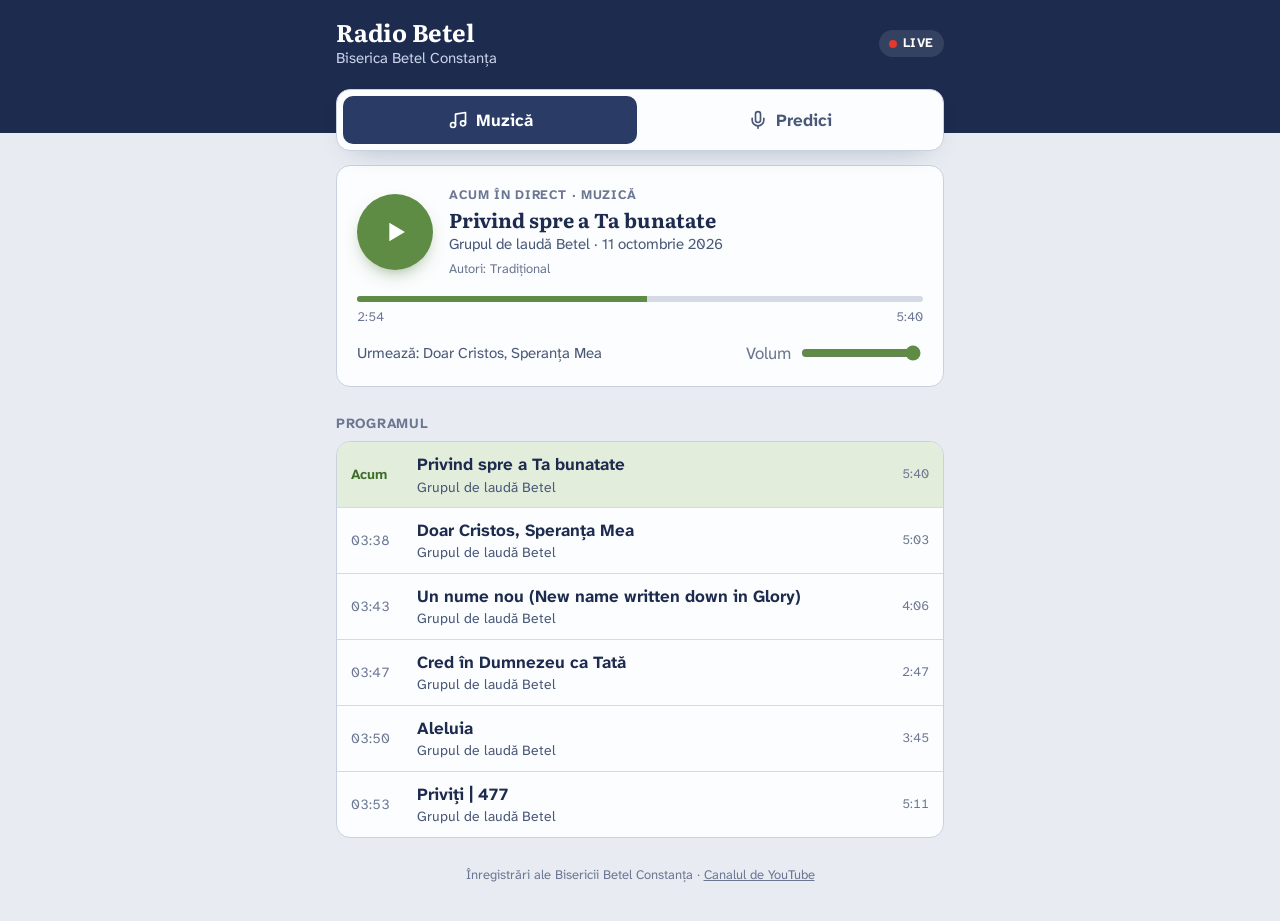
<file: radio/index.html>
<!DOCTYPE html>
<html lang="ro">
<head>
  <meta charset="utf-8">
  <meta name="viewport" content="width=device-width, initial-scale=1, viewport-fit=cover">
  <meta name="theme-color" content="#1D2B4F">
  <title>Radio Betel</title>
  <meta name="description" content="Radio online al Bisericii Betel Constanța: Muzică și Predici.">
  <link rel="icon" type="image/png" href="../favicon-64.png">
  <link rel="preconnect" href="https://fonts.googleapis.com">
  <link rel="preconnect" href="https://fonts.gstatic.com" crossorigin>
  <link href="https://fonts.googleapis.com/css2?family=Atkinson+Hyperlegible+Next:wght@400;700&family=Literata:opsz,wght@7..72,500;7..72,700&display=swap" rel="stylesheet">
  <!--
    Radio Betel – pagină statică (GitHub Pages), fără server de streaming.
    Fiecare canal e un playlist (muzica.json / predici.json) cu fișiere MP3 găzduite gratuit (Internet Archive).
    „Radio”: poziția de redare se calculează din ceas (ora curentă față de `start` din playlist), deci toți
    ascultătorii aud același lucru în același moment, ca la un post de radio.
    Parametri: ?canal=muzica|predici  ·  ?compact=1 (variantă mică, pentru înglobare în Caietul de ucenicie)
  -->
  <style>
    :root {
      --page: #E8ECF2; --sheet: #FCFDFE; --ink: #1D2B4F; --ink-2: #4A5878; --ink-3: #6B7792; --line: #C8D1DF; --rule: #D3DAE6;
      --navy: #1D2B4F; --navy-2: #2A3B66; --sprout: #3F6E2C; --sprout-fill: #5E8C45; --sprout-wash: #E3EDDC; --danger: #A3352A;
      --focus: #2F62CC; --tint: rgba(29, 43, 79, .07); --on-navy: #FFFFFF; --on-navy-2: #C9D3E8;
      --serif: 'Literata', Georgia, serif; --sans: 'Atkinson Hyperlegible Next', 'Segoe UI', system-ui, -apple-system, sans-serif;
      --radius: 14px; color-scheme: light;
    }
    @media (prefers-color-scheme: dark) {
      :root:not([data-theme="light"]) {
        --page: #0F1626; --sheet: #161F33; --ink: #E3E8F1; --ink-2: #A9B3C7; --ink-3: #8590A8; --line: #2B3651; --rule: #26314A;
        --navy: #0B1222; --navy-2: #1A2540; --sprout: #A5CF88; --sprout-fill: #7FAF62; --sprout-wash: #1F2E24; --danger: #F2988A;
        --focus: #8FB0FF; --tint: rgba(227, 232, 241, .08); color-scheme: dark;
      }
    }
    :root[data-theme="dark"] {
      --page: #0F1626; --sheet: #161F33; --ink: #E3E8F1; --ink-2: #A9B3C7; --ink-3: #8590A8; --line: #2B3651; --rule: #26314A;
      --navy: #0B1222; --navy-2: #1A2540; --sprout: #A5CF88; --sprout-fill: #7FAF62; --sprout-wash: #1F2E24; --danger: #F2988A;
      --focus: #8FB0FF; --tint: rgba(227, 232, 241, .08); color-scheme: dark;
    }
    * { box-sizing: border-box; }
    html, body { margin: 0; }
    html { background: var(--page); }
    body { min-height: 100vh; }
    body { background: var(--page); color: var(--ink); font: 17px/1.45 var(--sans); -webkit-font-smoothing: antialiased; }
    button { font: inherit; color: inherit; cursor: pointer; }
    :focus-visible { outline: 3px solid var(--focus); outline-offset: 2px; }
    [hidden] { display: none !important; }
    .wrap { max-width: 640px; margin: 0 auto; padding: 0 16px calc(24px + env(safe-area-inset-bottom, 0px)); }

    header.top { background: var(--navy); color: var(--on-navy); padding: calc(18px + env(safe-area-inset-top, 0px)) 0 64px; }
    header.top .wrap { padding-bottom: 0; display: flex; align-items: center; gap: 12px; }
    .brand { flex: 1; min-width: 0; }
    .brand h1 { margin: 0; font: 700 1.5rem/1.15 var(--serif); letter-spacing: -.01em; }
    .brand p { margin: 2px 0 0; color: var(--on-navy-2); font-size: .9375rem; }
    .onair { display: inline-flex; align-items: center; gap: 6px; padding: 4px 10px; border-radius: 999px; background: rgba(255,255,255,.1); font-size: .8125rem; font-weight: 700; letter-spacing: .04em; text-transform: uppercase; }
    .onair i { width: 8px; height: 8px; border-radius: 50%; background: #E5372B; box-shadow: 0 0 0 0 rgba(229,55,43,.6); }
    .playing .onair i { animation: pulse 1.6s infinite; }
    @keyframes pulse { 0% { box-shadow: 0 0 0 0 rgba(229,55,43,.6); } 70% { box-shadow: 0 0 0 8px rgba(229,55,43,0); } 100% { box-shadow: 0 0 0 0 rgba(229,55,43,0); } }
    @media (prefers-reduced-motion: reduce) { .playing .onair i { animation: none; } }

    .tabs { display: grid; grid-template-columns: 1fr 1fr; gap: 6px; padding: 6px; margin: -44px 0 14px; background: var(--sheet); border: 1px solid var(--line); border-radius: var(--radius); box-shadow: 0 10px 30px -18px rgba(29,43,79,.45); position: relative; }
    .tab { min-height: 48px; border: 0; border-radius: 10px; background: transparent; font-weight: 700; color: var(--ink-2); display: flex; align-items: center; justify-content: center; gap: 8px; }
    .tab svg { width: 20px; height: 20px; }
    .tab[aria-selected="true"] { background: var(--navy-2); color: #fff; }

    .card { background: var(--sheet); border: 1px solid var(--line); border-radius: var(--radius); padding: 20px; }
    .now { display: grid; grid-template-columns: auto 1fr; gap: 16px; align-items: center; }
    .play { width: 76px; height: 76px; border-radius: 50%; border: 0; background: var(--sprout-fill); color: #fff; display: grid; place-items: center; box-shadow: 0 8px 20px -10px rgba(63,110,44,.8); }
    .play svg { width: 34px; height: 34px; }
    .play:active { transform: scale(.97); }
    .play[aria-busy="true"] svg { opacity: .55; }
    .label { margin: 0; font-size: .8125rem; font-weight: 700; letter-spacing: .05em; text-transform: uppercase; color: var(--ink-3); }
    .title { margin: 2px 0 0; font: 700 1.25rem/1.25 var(--serif); overflow-wrap: anywhere; }
    .meta { margin: 2px 0 0; color: var(--ink-2); font-size: .9375rem; overflow-wrap: anywhere; }
    .cred { margin: 4px 0 0; color: var(--ink-3, var(--ink-2)); font-size: .8125rem; line-height: 1.4; overflow-wrap: anywhere; }
    .cred:empty { display: none; }
    .bar { margin-top: 18px; }
    .track { height: 6px; border-radius: 3px; background: var(--rule); overflow: hidden; }
    .track b { display: block; height: 100%; width: 0; background: var(--sprout-fill); }
    .times { display: flex; justify-content: space-between; margin-top: 6px; font-size: .8125rem; color: var(--ink-3); font-variant-numeric: tabular-nums; }
    .row { display: flex; align-items: center; gap: 10px; flex-wrap: wrap; margin-top: 14px; }
    .btn { min-height: 44px; padding: 0 16px; border-radius: 999px; border: 1px solid var(--line); background: transparent; font-weight: 700; display: inline-flex; align-items: center; gap: 8px; }
    .btn svg { width: 18px; height: 18px; }
    .btn.primary { background: var(--navy-2); border-color: var(--navy-2); color: #fff; }
    .vol { display: flex; align-items: center; gap: 8px; margin-left: auto; color: var(--ink-3); }
    .vol input { width: 120px; accent-color: var(--sprout-fill); }
    @media (pointer: coarse) { .vol { display: none; } }
    .notice { margin: 12px 0 0; padding: 10px 12px; border-radius: 10px; background: var(--tint); color: var(--ink-2); font-size: .9375rem; }
    .notice.err { color: var(--danger); }

    h2 { margin: 26px 0 8px; font-size: .875rem; letter-spacing: .05em; text-transform: uppercase; color: var(--ink-3); }
    ol.list { list-style: none; margin: 0; padding: 0; background: var(--sheet); border: 1px solid var(--line); border-radius: var(--radius); overflow: hidden; }
    ol.list li + li { border-top: 1px solid var(--rule); }
    .item { width: 100%; display: grid; grid-template-columns: 56px 1fr auto; gap: 10px; align-items: center; padding: 10px 14px; min-height: 60px; border: 0; background: transparent; text-align: left; }
    button.item:hover { background: var(--tint); }
    .item .at { font-variant-numeric: tabular-nums; color: var(--ink-3); font-size: .875rem; }
    .item .t { font-weight: 700; overflow-wrap: anywhere; }
    .item .s { display: block; font-weight: 400; color: var(--ink-2); font-size: .875rem; }
    .item .d { color: var(--ink-3); font-size: .8125rem; font-variant-numeric: tabular-nums; }
    .item.cur { background: var(--sprout-wash); }
    .item.cur .at { color: var(--sprout); font-weight: 700; }
    .search { width: 100%; min-height: 48px; padding: 0 14px; border-radius: 10px; border: 1px solid var(--line); background: var(--sheet); color: var(--ink); font: inherit; margin-bottom: 8px; }
    footer { margin-top: 28px; color: var(--ink-3); font-size: .8125rem; text-align: center; }
    footer a { color: inherit; }

    /* varianta compactă (înglobată în Caietul de ucenicie) */
    .compact header.top { padding: 12px 0 52px; }
    .compact .brand h1 { font-size: 1.125rem; }
    .compact .brand p, .compact footer, .compact .archive, .compact h2.prog, .compact ol.prog { display: none; }
    .compact .tabs { margin-top: -40px; }
  </style>
</head>
<body>
  <header class="top">
    <div class="wrap">
      <div class="brand">
        <h1>Radio Betel</h1>
        <p>Biserica Betel Constanța</p>
      </div>
      <span class="onair" aria-hidden="true"><i></i>Live</span>
    </div>
  </header>

  <main class="wrap">
    <div class="tabs" role="tablist" aria-label="Canale">
      <button class="tab" role="tab" id="tab-muzica" data-canal="muzica" aria-controls="panel" aria-selected="true">
        <svg viewBox="0 0 24 24" fill="none" stroke="currentColor" stroke-width="2" stroke-linecap="round" stroke-linejoin="round" aria-hidden="true"><path d="M9 18V5l12-2v13"/><circle cx="6" cy="18" r="3"/><circle cx="18" cy="16" r="3"/></svg>Muzică</button>
      <button class="tab" role="tab" id="tab-predici" data-canal="predici" aria-controls="panel" aria-selected="false" tabindex="-1">
        <svg viewBox="0 0 24 24" fill="none" stroke="currentColor" stroke-width="2" stroke-linecap="round" stroke-linejoin="round" aria-hidden="true"><path d="M12 2a3 3 0 0 0-3 3v7a3 3 0 0 0 6 0V5a3 3 0 0 0-3-3z"/><path d="M19 10v2a7 7 0 0 1-14 0v-2"/><path d="M12 19v3"/></svg>Predici</button>
    </div>

    <section id="panel" role="tabpanel" aria-labelledby="tab-muzica">
      <div class="card" aria-live="polite">
        <div class="now">
          <button class="play" id="play" type="button" aria-label="Pornește radioul">
            <svg id="ic-play" viewBox="0 0 24 24" fill="currentColor" aria-hidden="true"><path d="M8 5.5v13l11-6.5z"/></svg>
            <svg id="ic-pause" viewBox="0 0 24 24" fill="currentColor" aria-hidden="true" hidden><path d="M7 5h4v14H7zM13 5h4v14h-4z"/></svg>
          </button>
          <div>
            <p class="label" id="mode">Acum în direct</p>
            <p class="title" id="title">Se încarcă…</p>
            <p class="meta" id="meta"></p>
            <p class="cred" id="cred"></p>
          </div>
        </div>
        <div class="bar" aria-hidden="true">
          <div class="track"><b id="progress"></b></div>
          <div class="times"><span id="elapsed">0:00</span><span id="total">0:00</span></div>
        </div>
        <div class="row">
          <button class="btn primary" id="golive" type="button" hidden>
            <svg viewBox="0 0 24 24" fill="none" stroke="currentColor" stroke-width="2" stroke-linecap="round" aria-hidden="true"><circle cx="12" cy="12" r="2"/><path d="M16.2 7.8a6 6 0 0 1 0 8.4M7.8 16.2a6 6 0 0 1 0-8.4M19 5a10 10 0 0 1 0 14M5 19A10 10 0 0 1 5 5"/></svg>Revino la radio</button>
          <span id="next" class="meta"></span>
          <label class="vol">Volum <input id="vol" type="range" min="0" max="1" step="0.05" value="1" aria-label="Volum"></label>
        </div>
        <p class="notice" id="notice" hidden></p>
      </div>

      <h2 class="prog">Programul</h2>
      <ol class="list prog" id="prog"></ol>

      <div class="archive" id="archive" hidden>
        <h2>Arhiva predicilor</h2>
        <input class="search" id="q" type="search" placeholder="Caută după titlu, predicator sau dată" aria-label="Caută în arhivă" autocomplete="off">
        <ol class="list" id="arch"></ol>
      </div>
    </section>

    <footer>
      <p>Înregistrări ale Bisericii Betel Constanța · <a href="https://www.youtube.com/" id="yt" target="_blank" rel="noopener">Canalul de YouTube</a></p>
    </footer>
  </main>

  <audio id="audio" preload="none"></audio>

<script>
(function () {
  'use strict';
  var CANALE = {
    muzica: { fisier: 'muzica.json', nume: 'Muzică' },
    predici: { fisier: 'predici.json', nume: 'Predici' }
  };
  var LOGO = '../icon-512.png';
  var params = new URLSearchParams(location.search);
  if (params.get('compact') === '1') document.documentElement.classList.add('compact');
  // pe telefon volumul se reglează din butoanele aparatului (iOS ignoră oricum volumul din pagină)
  if (navigator.maxTouchPoints > 0 || matchMedia('(pointer: coarse)').matches) document.querySelector('.vol').hidden = true;

  var $ = function (id) { return document.getElementById(id); };
  var audio = $('audio');
  var st = { canal: CANALE[params.get('canal')] ? params.get('canal') : 'muzica', data: {}, idx: -1, live: true, want: false, fails: 0, seekTo: null };

  function fmt(s) {
    s = Math.max(0, Math.floor(s || 0));
    var h = Math.floor(s / 3600), m = Math.floor(s % 3600 / 60), x = s % 60;
    return (h ? h + ':' + String(m).padStart(2, '0') : m) + ':' + String(x).padStart(2, '0');
  }
  function clock(d) { return d.toLocaleTimeString('ro-RO', { hour: '2-digit', minute: '2-digit', timeZone: 'Europe/Bucharest' }); }
  function dateRo(ymd) {
    var m = /^(\d{4})-(\d{2})-(\d{2})$/.exec(ymd || '');
    if (!m) return '';
    return new Date(Date.UTC(+m[1], +m[2] - 1, +m[3], 12)).toLocaleDateString('ro-RO', { day: 'numeric', month: 'long', year: 'numeric', timeZone: 'UTC' });
  }
  function el(tag, cls, text) { var e = document.createElement(tag); if (cls) e.className = cls; if (text != null) e.textContent = text; return e; }
  function notice(text, err) { var n = $('notice'); n.hidden = !text; n.textContent = text || ''; n.classList.toggle('err', !!err); }

  function str(v, n) { return typeof v === 'string' ? v.replace(/\s+/g, ' ').trim().slice(0, n) : ''; }
  /** Cine cântă, cu mențiunea „cover” când cântarea e a altor autori. */
  function who(p) { return p.autor ? p.autor + (p.cover ? ' · cover' : '') : p.cover ? 'Cover' : ''; }
  /** Autorii cântării (text și muzică), traducerea și versiunea originală. */
  function credits(p) { return [p.autori ? 'Autori: ' + p.autori : '', p.traducere ? 'Traducerea: ' + p.traducere : '', p.original ? 'Original: ' + p.original : ''].filter(Boolean).join(' · '); }
  /** Validează playlistul: doar adrese https și durate pozitive. */
  function clean(j) {
    var piese = (j && Array.isArray(j.piese) ? j.piese : []).filter(function (p) {
      return p && typeof p.titlu === 'string' && /^https:\/\//.test(p.url || '') && Number(p.durata) > 0;
    }).map(function (p) {
      return { titlu: p.titlu, autor: str(p.autor, 120), data: typeof p.data === 'string' ? p.data : '', url: p.url, durata: Number(p.durata), sursa: /^https:\/\//.test(p.sursa || '') ? p.sursa : '',
        cover: p.cover === true, autori: str(p.autori, 200), traducere: str(p.traducere, 120), original: str(p.original, 120) };
    });
    var start = Date.parse(j && j.start) || Date.UTC(2026, 0, 1);
    var total = piese.reduce(function (n, p) { return n + p.durata; }, 0);
    return { nume: (j && j.nume) || '', descriere: (j && j.descriere) || '', youtube: /^https:\/\//.test(j && j.youtube || '') ? j.youtube : '', piese: piese, start: start, total: total };
  }
  function load(canal) {
    if (st.data[canal]) return Promise.resolve(st.data[canal]);
    return fetch(CANALE[canal].fisier, { cache: 'no-cache' }).then(function (r) {
      if (!r.ok) throw new Error('HTTP ' + r.status);
      return r.json();
    }).then(function (j) { return (st.data[canal] = clean(j)); });
  }

  /** Poziția „în direct”: ce piesă se aude acum și de la ce secundă (aceeași pentru toți ascultătorii). */
  function livePos(d, at) {
    var t = (((at || Date.now()) - d.start) / 1000) % d.total;
    if (t < 0) t += d.total;
    for (var i = 0; i < d.piese.length; i++) {
      if (t < d.piese[i].durata) return { idx: i, pos: t };
      t -= d.piese[i].durata;
    }
    return { idx: 0, pos: 0 };
  }

  function cur() { var d = st.data[st.canal]; return d && d.piese[st.idx]; }
  function setPlayingUi(on) {
    document.body.classList.toggle('playing', on);
    $('ic-play').toggleAttribute('hidden', on); $('ic-pause').toggleAttribute('hidden', !on);   // SVG: atributul, nu proprietatea
    $('play').setAttribute('aria-label', on ? 'Oprește' : (st.live ? 'Pornește radioul' : 'Redă'));
  }
  function showNow() {
    var d = st.data[st.canal], p = cur();
    $('mode').textContent = st.live ? 'Acum în direct · ' + CANALE[st.canal].nume : 'Ascultare la cerere · ' + CANALE[st.canal].nume;
    $('golive').hidden = st.live;
    if (!p) { $('title').textContent = d && !d.piese.length ? 'Playlistul este gol' : 'Se încarcă…'; $('meta').textContent = ''; $('cred').textContent = ''; return; }
    $('title').textContent = p.titlu;
    $('meta').textContent = [who(p), dateRo(p.data)].filter(Boolean).join(' · ');
    $('cred').textContent = credits(p);
    $('total').textContent = fmt(p.durata);
    var nx = st.live && d.piese.length > 1 ? d.piese[(st.idx + 1) % d.piese.length] : null;
    $('next').textContent = nx ? 'Urmează: ' + nx.titlu : '';
    if ('mediaSession' in navigator) {
      try {
        navigator.mediaSession.metadata = new MediaMetadata({ title: p.titlu, artist: who(p) || 'Biserica Betel Constanța', album: 'Radio Betel · ' + CANALE[st.canal].nume, artwork: [{ src: LOGO, sizes: '512x512', type: 'image/png' }] });
      } catch (e) { /* browser fără MediaMetadata */ }
    }
  }
  function tick() {
    var p = cur();
    if (!p) return;
    var t = audio.currentTime || 0;
    if (!st.want) {                                   // oprit: arătăm totuși unde a ajuns radioul
      if (st.live) { var lp = livePos(st.data[st.canal]); if (lp.idx !== st.idx) { st.idx = lp.idx; showNow(); drawProgram(); } t = lp.pos; }
      else t = st.seekTo != null ? st.seekTo : t;
    }
    $('elapsed').textContent = fmt(t);
    $('progress').style.width = Math.min(100, t / p.durata * 100) + '%';
  }

  /** Programul următoarelor piese, cu ora estimată de început. */
  function drawProgram() {
    var d = st.data[st.canal], ol = $('prog');
    ol.replaceChildren();
    if (!d || !d.piese.length) return;
    var lp = livePos(d), now = Date.now();
    var at = now - lp.pos * 1000;
    var n = Math.min(d.piese.length, 6);
    for (var k = 0; k < n; k++) {
      var i = (lp.idx + k) % d.piese.length, p = d.piese[i];
      var li = el('li'), row = el('div', 'item' + (k === 0 ? ' cur' : ''));
      row.append(el('span', 'at', k === 0 ? 'Acum' : clock(new Date(at))));
      var t = el('span', 't', p.titlu); if (who(p)) t.append(el('span', 's', who(p)));
      row.append(t, el('span', 'd', fmt(p.durata)));
      li.append(row); ol.append(li);
      at += p.durata * 1000;
    }
  }
  /** Arhiva (doar la Predici): oricare predică, la cerere, de la început. */
  function drawArchive() {
    var d = st.data[st.canal], box = $('archive'), ol = $('arch');
    box.hidden = st.canal !== 'predici' || !d || !d.piese.length;
    if (box.hidden) return;
    var q = $('q').value.trim().toLowerCase().normalize('NFD').replace(/[̀-ͯ]/g, '');
    ol.replaceChildren();
    d.piese.map(function (p, i) { return { p: p, i: i }; }).sort(function (a, b) { return (b.p.data || '').localeCompare(a.p.data || ''); }).forEach(function (x) {
      var hay = (x.p.titlu + ' ' + x.p.autor + ' ' + x.p.data + ' ' + dateRo(x.p.data)).toLowerCase().normalize('NFD').replace(/[̀-ͯ]/g, '');
      if (q && hay.indexOf(q) < 0) return;
      var b = el('button', 'item' + (!st.live && st.idx === x.i ? ' cur' : ''));
      b.type = 'button';
      b.append(el('span', 'at', x.p.data ? x.p.data.slice(8, 10) + '.' + x.p.data.slice(5, 7) : ''));
      var t = el('span', 't', x.p.titlu); if (who(x.p)) t.append(el('span', 's', who(x.p)));
      b.append(t, el('span', 'd', fmt(x.p.durata)));
      b.addEventListener('click', function () { playOnDemand(x.i); });
      var li = el('li'); li.append(b); ol.append(li);
    });
    if (!ol.children.length) { var li = el('li'); li.append(el('div', 'item', 'Nicio predică găsită.')); ol.append(li); }
  }

  function startAt(idx, pos) {
    var d = st.data[st.canal], p = d.piese[idx];
    st.idx = idx; st.seekTo = pos;
    showNow(); drawProgram(); drawArchive();
    $('play').setAttribute('aria-busy', 'true');
    if (audio.getAttribute('src') !== p.url) { audio.src = p.url; audio.load(); }
    else if (audio.readyState >= 1) { try { audio.currentTime = pos; } catch (e) { /* */ } st.seekTo = null; }
    var pr = audio.play();
    if (pr && pr.catch) pr.catch(function (e) {
      if (e && e.name === 'NotAllowedError') { st.want = false; setPlayingUi(false); notice('Apasă butonul de redare ca să pornești radioul.'); }
    });
  }
  function playLive() {
    var d = st.data[st.canal];
    if (!d || !d.piese.length) return;
    st.live = true; st.want = true; notice('');
    var lp = livePos(d);
    startAt(lp.idx, lp.pos);
  }
  function playOnDemand(i) {
    st.live = false; st.want = true; notice('');
    startAt(i, 0);
    window.scrollTo({ top: 0, behavior: 'smooth' });
  }
  function stop() { st.want = false; audio.pause(); setPlayingUi(false); }

  audio.addEventListener('loadedmetadata', function () {
    if (st.seekTo != null) { try { audio.currentTime = Math.min(st.seekTo, Math.max(0, (audio.duration || st.seekTo) - 1)); } catch (e) { /* */ } st.seekTo = null; }
  });
  audio.addEventListener('playing', function () { st.fails = 0; $('play').removeAttribute('aria-busy'); setPlayingUi(true); notice(''); });
  audio.addEventListener('waiting', function () { $('play').setAttribute('aria-busy', 'true'); });
  audio.addEventListener('pause', function () { if (!st.want) setPlayingUi(false); });
  audio.addEventListener('timeupdate', tick);
  audio.addEventListener('ended', function () {
    if (!st.want) return;
    var d = st.data[st.canal];
    if (st.live) { var lp = livePos(d); if (lp.idx === st.idx) lp = { idx: (st.idx + 1) % d.piese.length, pos: 0 }; startAt(lp.idx, lp.pos); }
    else { st.want = false; setPlayingUi(false); st.live = true; showNow(); drawArchive(); notice('Predica s-a încheiat. Apasă redarea ca să revii la radio.'); }
  });
  audio.addEventListener('error', function () {
    if (!st.want) return;
    st.fails++;
    var d = st.data[st.canal];
    if (st.fails > Math.min(3, d.piese.length)) { stop(); notice('Înregistrările nu pot fi redate acum. Verifică conexiunea și încearcă din nou.', true); return; }
    notice('O înregistrare nu a putut fi redată; trecem la următoarea.', true);
    setTimeout(function () { if (st.want) startAt((st.idx + 1) % d.piese.length, 0); }, 1500);
  });

  $('play').addEventListener('click', function () {
    if (st.want) { stop(); return; }
    if (st.live) playLive(); else { st.want = true; startAt(st.idx, audio.currentTime || 0); }
  });
  $('golive').addEventListener('click', playLive);
  $('vol').addEventListener('input', function () { audio.volume = Number(this.value); });
  $('q').addEventListener('input', drawArchive);
  if ('mediaSession' in navigator) {
    try {
      navigator.mediaSession.setActionHandler('play', function () { if (!st.want) $('play').click(); });
      navigator.mediaSession.setActionHandler('pause', function () { if (st.want) stop(); });
    } catch (e) { /* */ }
  }

  function selectTab(canal, focus) {
    var was = st.want;
    if (was) { st.want = false; audio.pause(); }
    st.canal = canal; st.live = true; st.idx = -1;
    document.querySelectorAll('.tab').forEach(function (t) {
      var on = t.dataset.canal === canal;
      t.setAttribute('aria-selected', String(on)); t.tabIndex = on ? 0 : -1;
      if (on && focus) t.focus();
    });
    $('panel').setAttribute('aria-labelledby', 'tab-' + canal);
    var u = new URL(location.href); u.searchParams.set('canal', canal); history.replaceState(null, '', u);
    showNow(); notice('');
    load(canal).then(function (d) {
      if (st.canal !== canal) return;
      if (d.youtube) $('yt').href = d.youtube;
      if (!d.piese.length) { showNow(); drawProgram(); drawArchive(); notice('Încă nu există înregistrări pe acest canal.'); return; }
      var lp = livePos(d); st.idx = lp.idx;
      showNow(); drawProgram(); drawArchive(); tick();
      if (was) playLive(); else setPlayingUi(false);
    }).catch(function () { if (st.canal === canal) { $('title').textContent = 'Canalul nu este disponibil'; notice('Playlistul nu a putut fi încărcat. Încearcă din nou în câteva minute.', true); } });
  }
  document.querySelectorAll('.tab').forEach(function (t) {
    t.addEventListener('click', function () { if (t.dataset.canal !== st.canal) selectTab(t.dataset.canal); });
    t.addEventListener('keydown', function (e) {
      if (e.key !== 'ArrowRight' && e.key !== 'ArrowLeft') return;
      e.preventDefault(); selectTab(st.canal === 'muzica' ? 'predici' : 'muzica', true);
    });
  });
  setInterval(function () { if (!st.want) { tick(); } if (st.live) drawProgram(); }, 15000);
  setInterval(tick, 1000);
  selectTab(st.canal);
})();
</script>
</body>
</html>
</file>
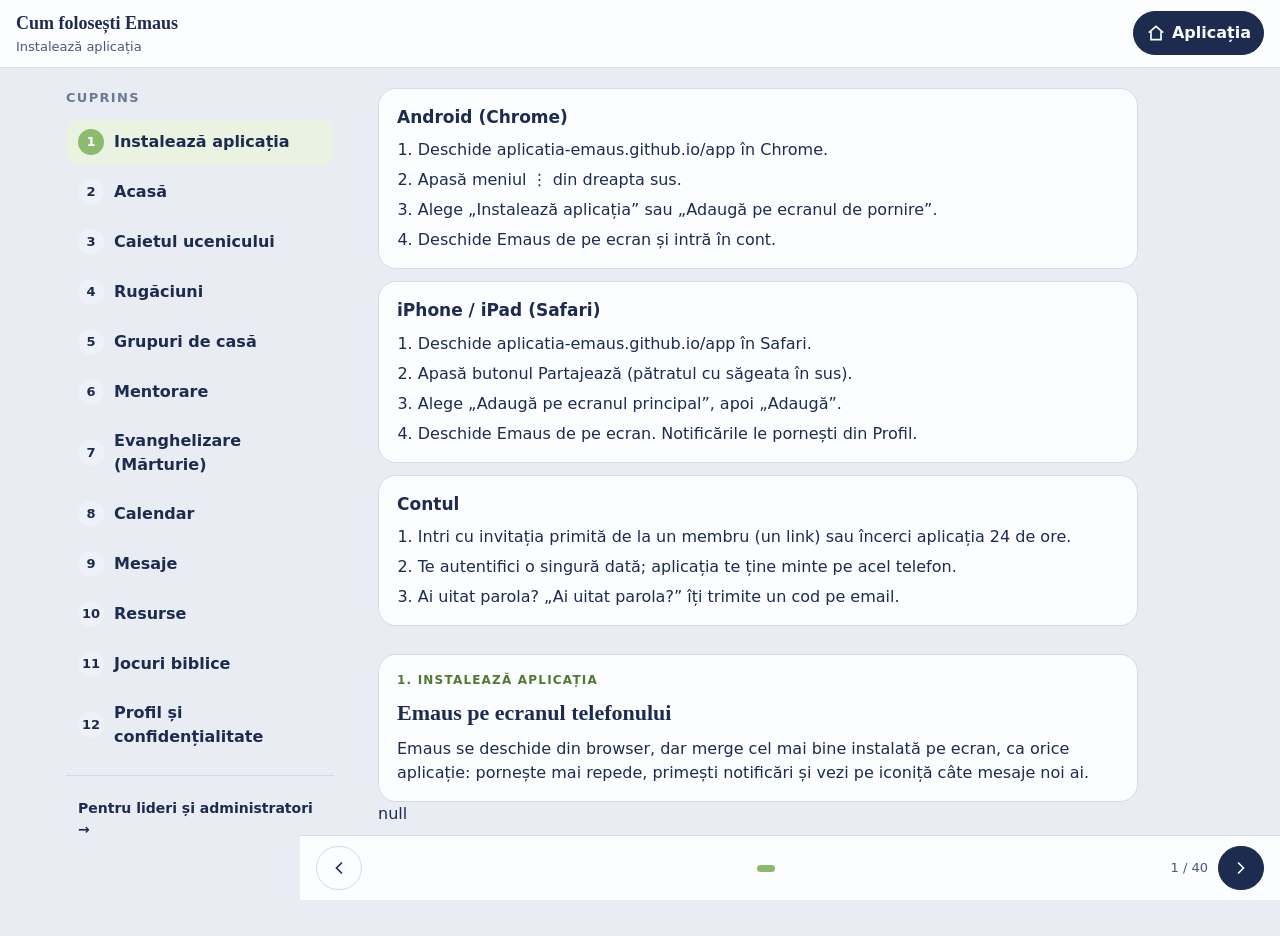
<file: tutorial/index.html>
<!doctype html>
<html lang="ro">
<head>
<meta charset="utf-8">
<meta name="viewport" content="width=device-width, initial-scale=1, viewport-fit=cover">
<title>Tutorial Emaus</title>
<meta name="description" content="Cum se folosește Emaus, aplicația Bisericii Betel Constanța.">
<link rel="icon" href="../icon-192.png">
<link rel="stylesheet" href="tutorial.css">
</head>
<body>
<header class="top">
  <button class="ibtn" id="toc-btn" type="button" aria-label="Cuprins" aria-controls="toc"></button>
  <h1>Cum folosești Emaus<span class="sub" id="sub"></span></h1>
  <button class="ibtn primary" id="close" type="button"></button>
</header>
<div class="wrap">
  <nav class="toc" id="toc" aria-label="Cuprins"><div class="toc-in" id="toc-in"></div></nav>
  <main id="main" tabindex="-1"></main>
</div>
<nav class="bar" aria-label="Diapozitive">
  <button class="ibtn" id="prev" type="button" aria-label="Înapoi"></button>
  <div class="dots" id="dots" aria-hidden="true"></div>
  <span class="pos" id="pos" aria-live="polite"></span>
  <button class="ibtn primary" id="next" type="button" aria-label="Mai departe"></button>
</nav>
<script src="date.js"></script>
<script src="tutorial.js"></script>
</body>
</html>
</file>
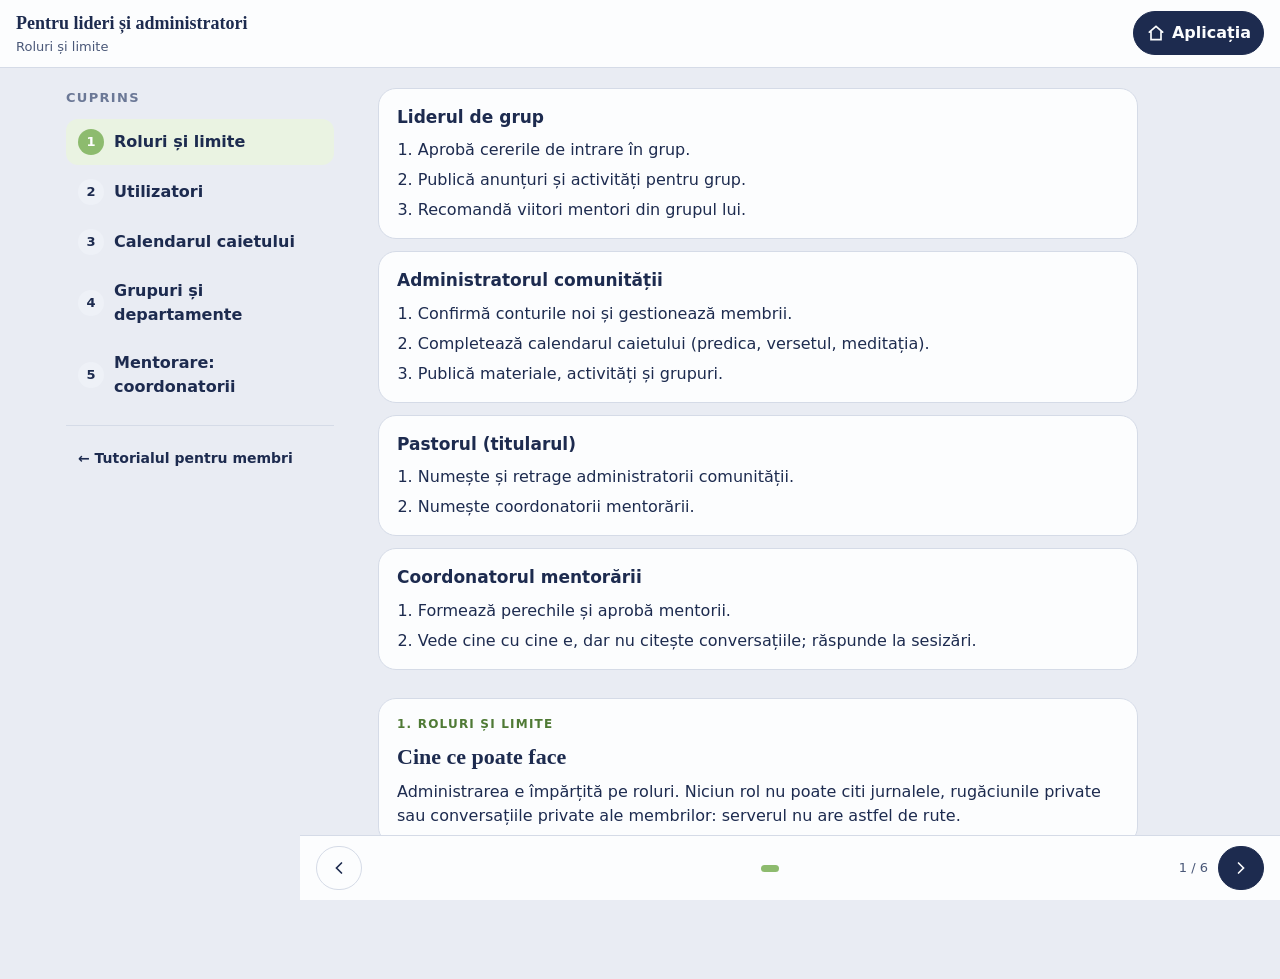
<file: tutorial/admin.html>
<!doctype html>
<html lang="ro">
<head>
<meta charset="utf-8">
<meta name="viewport" content="width=device-width, initial-scale=1, viewport-fit=cover">
<title>Tutorial Emaus: lideri și administratori</title>
<meta name="description" content="Cum se folosește Emaus, aplicația Bisericii Betel Constanța.">
<link rel="icon" href="../icon-192.png">
<link rel="stylesheet" href="tutorial.css">
</head>
<body>
<header class="top">
  <button class="ibtn" id="toc-btn" type="button" aria-label="Cuprins" aria-controls="toc"></button>
  <h1>Pentru lideri și administratori<span class="sub" id="sub"></span></h1>
  <button class="ibtn primary" id="close" type="button"></button>
</header>
<div class="wrap">
  <nav class="toc" id="toc" aria-label="Cuprins"><div class="toc-in" id="toc-in"></div></nav>
  <main id="main" tabindex="-1"></main>
</div>
<nav class="bar" aria-label="Diapozitive">
  <button class="ibtn" id="prev" type="button" aria-label="Înapoi"></button>
  <div class="dots" id="dots" aria-hidden="true"></div>
  <span class="pos" id="pos" aria-live="polite"></span>
  <button class="ibtn primary" id="next" type="button" aria-label="Mai departe"></button>
</nav>
<script src="admin-date.js"></script>
<script src="tutorial.js"></script>
</body>
</html>
</file>
<file: tutorial/tutorial.css>
/* Tutorialul Emaus · aceleași culori ca aplicația */
:root { --ink: #1D2B4F; --ink-2: #4A5878; --ink-3: #6B7896; --page: #E9ECF3; --sheet: #FCFDFE; --line: #D5DBE7; --tint: #EEF1F7;
  --sprout: #4F7A35; --sprout-fill: #8DBB6E; --sprout-wash: #EAF3E2; --mark: #E8A33D; --radius: 18px;
  --sans: "Atkinson Hyperlegible Next", "Segoe UI", system-ui, -apple-system, Roboto, sans-serif; --serif: "Literata", Georgia, serif; }
@media (prefers-color-scheme: dark) {
  :root { --ink: #E8ECF5; --ink-2: #B7C0D3; --ink-3: #8C97AE; --page: #0F1626; --sheet: #172036; --line: #2A3653; --tint: #1E2944; --sprout: #A9D38C; --sprout-wash: #1E3020; }
}
* { box-sizing: border-box; }
html, body { margin: 0; height: 100%; }
body { background: var(--page); color: var(--ink); font-family: var(--sans); font-size: 1rem; line-height: 1.5; -webkit-text-size-adjust: 100%; }
button { font: inherit; color: inherit; }
a { color: inherit; }
.top { position: sticky; top: 0; z-index: 5; display: flex; align-items: center; gap: 8px; padding: 10px 16px; padding-top: max(10px, env(safe-area-inset-top));
  background: var(--sheet); border-bottom: 1px solid var(--line); }
.top h1 { flex: 1; min-width: 0; margin: 0; font-family: var(--serif); font-size: 1.125rem; white-space: nowrap; overflow: hidden; text-overflow: ellipsis; }
.top .sub { display: block; font-family: var(--sans); font-size: .8125rem; font-weight: 400; color: var(--ink-2); }
.ibtn { flex: none; min-width: 44px; height: 44px; padding: 0 12px; border: 1px solid var(--line); border-radius: 22px; background: var(--sheet); display: inline-flex; align-items: center; justify-content: center; gap: 6px; cursor: pointer; font-weight: 700; text-decoration: none; }
.ibtn svg { width: 20px; height: 20px; }
.ibtn.primary { background: var(--ink); color: var(--sheet); border-color: var(--ink); }
.wrap { display: grid; grid-template-columns: 1fr; max-width: 1180px; margin: 0 auto; }
.toc { display: none; }
.toc.open { display: block; position: fixed; inset: 0; z-index: 20; background: rgba(10, 16, 32, .45); }
.toc-in { background: var(--sheet); height: 100%; width: min(340px, 88vw); overflow-y: auto; padding: 16px; padding-top: max(16px, env(safe-area-inset-top)); }
.toc h2 { margin: 4px 0 12px; font-size: .8125rem; letter-spacing: .1em; text-transform: uppercase; color: var(--ink-3); }
.toc ol { list-style: none; margin: 0; padding: 0; display: grid; gap: 4px; }
.toc a { display: flex; gap: 10px; align-items: center; padding: 10px 12px; border-radius: 12px; text-decoration: none; font-weight: 700; }
.toc a span { flex: none; width: 26px; height: 26px; border-radius: 50%; display: grid; place-items: center; background: var(--tint); font-size: .8125rem; }
.toc a[aria-current="true"] { background: var(--sprout-wash); }
.toc a[aria-current="true"] span { background: var(--sprout-fill); color: #fff; }
.toc .alt { margin-top: 16px; padding-top: 12px; border-top: 1px solid var(--line); font-size: .875rem; }
main { padding: 14px 16px 120px; min-width: 0; }
.slide { display: grid; gap: 14px; }
.shot { position: relative; width: min(100%, calc(60vh * 585 / 1266)); margin: 0 auto; border-radius: 26px; overflow: hidden; background: var(--sheet);
  box-shadow: 0 0 0 6px #1D2B4F, 0 18px 40px -20px rgba(16, 24, 48, .6); }
.shot img { display: block; width: 100%; height: auto; }
.mk { position: absolute; border: 3px solid var(--mark); border-radius: 12px; box-shadow: 0 0 0 9999px rgba(10, 16, 32, .0); pointer-events: none; animation: mk 1.6s ease-in-out 2; }
.mk b { position: absolute; left: -12px; top: -12px; width: 26px; height: 26px; border-radius: 50%; background: var(--mark); color: #1D2B4F; font-size: .8125rem; display: grid; place-items: center; box-shadow: 0 0 0 2px #fff; }
@keyframes mk { 50% { border-color: rgba(232, 163, 61, .35); } }
@media (prefers-reduced-motion: reduce) { .mk { animation: none; } }
.txt { background: var(--sheet); border: 1px solid var(--line); border-radius: var(--radius); padding: 16px 18px; display: grid; gap: 10px; }
.txt .k { font-size: .75rem; font-weight: 700; letter-spacing: .1em; text-transform: uppercase; color: var(--sprout); }
.txt h2 { margin: 0; font-family: var(--serif); font-size: 1.375rem; line-height: 1.25; }
.txt p { margin: 0; }
.notes { list-style: none; margin: 0; padding: 0; display: grid; gap: 8px; }
.notes li { display: flex; gap: 10px; align-items: flex-start; }
.notes li b { flex: none; width: 24px; height: 24px; margin-top: 1px; border-radius: 50%; background: var(--mark); color: #1D2B4F; font-size: .8125rem; display: grid; place-items: center; }
.notes li.tip b { background: var(--sprout-wash); color: var(--sprout); }
.cards { display: grid; gap: 12px; }
.card { background: var(--sheet); border: 1px solid var(--line); border-radius: var(--radius); padding: 16px 18px; }
.card h3 { margin: 0 0 8px; font-size: 1.0625rem; display: flex; align-items: center; gap: 8px; }
.card ol { margin: 0; padding-left: 1.3em; display: grid; gap: 6px; }
.bar { position: fixed; left: 0; right: 0; bottom: 0; z-index: 6; display: flex; align-items: center; gap: 10px; padding: 10px 16px; padding-bottom: max(10px, env(safe-area-inset-bottom));
  background: var(--sheet); border-top: 1px solid var(--line); }
.bar .dots { flex: 1; min-width: 0; display: flex; justify-content: center; gap: 5px; flex-wrap: wrap; }
.bar .dots i { width: 7px; height: 7px; border-radius: 4px; background: var(--line); }
.bar .dots i.on { width: 18px; background: var(--sprout-fill); }
.bar .pos { font-size: .8125rem; color: var(--ink-2); white-space: nowrap; }
.foot { margin-top: 18px; text-align: center; font-size: .8125rem; color: var(--ink-3); }
@media (min-width: 900px) {
  .wrap { grid-template-columns: 300px minmax(0, 1fr); gap: 8px; }
  .toc { display: block; position: sticky; top: 65px; height: calc(100vh - 65px); overflow-y: auto; }
  .toc.open { position: sticky; background: none; inset: auto; }
  .toc-in { width: auto; height: auto; background: none; }
  #toc-btn { display: none; }
  main { padding: 20px 20px 110px; }
  .slide { grid-template-columns: minmax(260px, 360px) minmax(0, 1fr); align-items: start; gap: 28px; }
  .slide.solo { grid-template-columns: 1fr; max-width: 760px; }
  .shot { width: min(100%, calc((100vh - 190px) * 585 / 1266)); }
  .txt { position: sticky; top: 85px; }
  .bar { left: 300px; }
}
.sr { position: absolute; width: 1px; height: 1px; overflow: hidden; clip: rect(0 0 0 0); }
</file>
